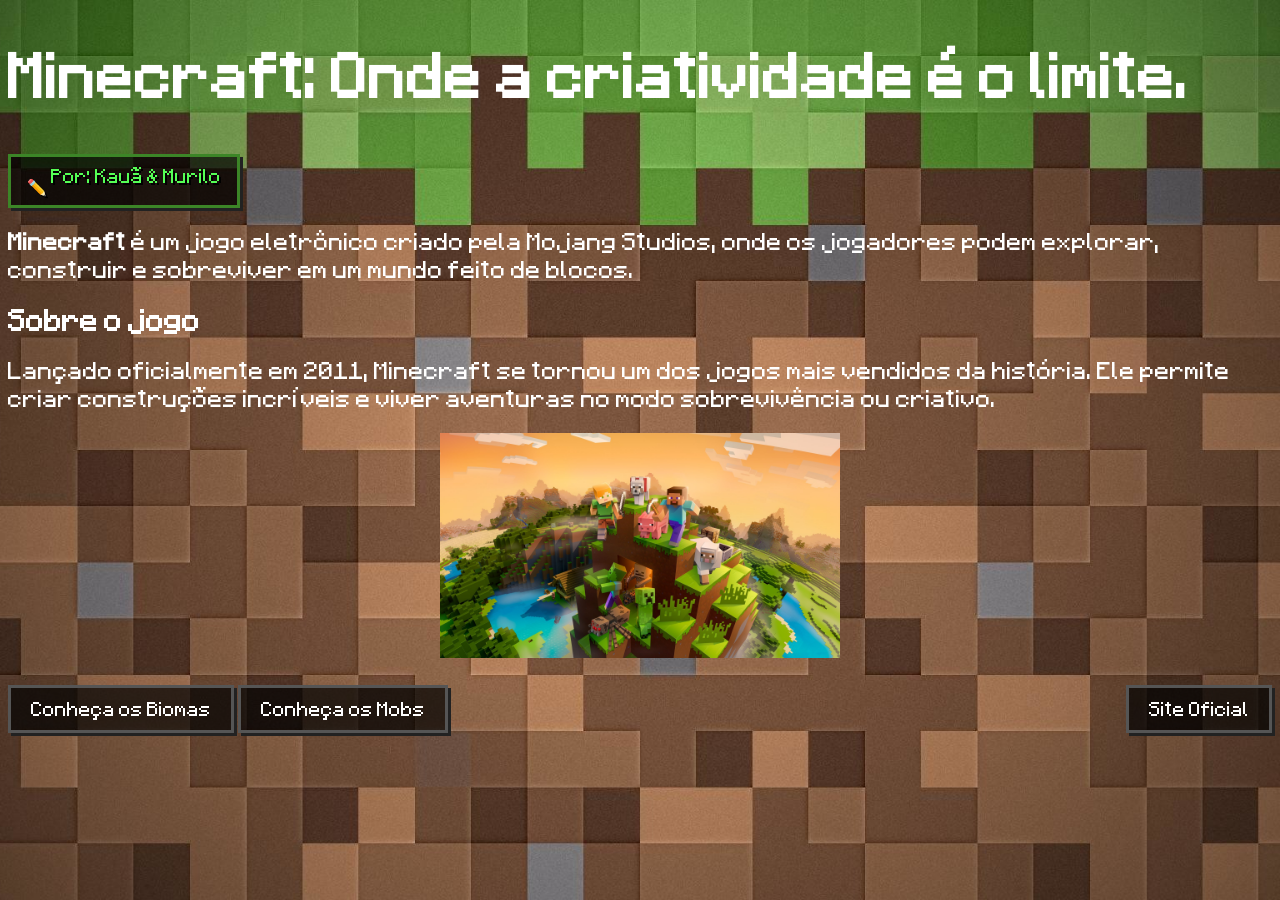
<file: index.html>
<!DOCTYPE html>
<html lang="pt-br">

<head>
    <meta charset="UTF-8">
    <meta name="viewport" content="width=device-width, initial-scale=1.0">
    <title>Minecraft</title>
    <style>
        @font-face {
            font-family: "Minecraftia";
            src: url("minecraft/Minecraftia.ttf") format("truetype");
        }

        h1 {
            font-size: 50px;
        }

        p {
            font-size: 20px;
        }


        body {
            font-family: "Minecraftia";
            background-color: #1e1e1e;
            color: white;
            background-image: url("minecraft/mineback.png");
            background-size: cover;
            /* cobre a tela toda */
            background-position: center;
            /* centraliza */
            background-repeat: no-repeat;
            /* não repete */
            background-attachment: fixed;
            /* deixa fixa */
        }

        a {
            color: black;
        }

        .menu-links {
            display: flex;
            justify-content: space-between;
            margin-top: 40px;
        }

        /* estilo minecraft */
        .menu-links a {
            background-color: rgba(0, 0, 0, 0.7);
            color: white;
            padding: 10px 20px;
            text-decoration: none;
            border: 3px solid #555;
            box-shadow:
                3px 3px 0 #222;
            /* sombra quadrada estilo pixel */
            transition: 0.1s;
        }

        /* efeito ao passar o mouse */
        .menu-links a:hover {
            background-color: rgba(0, 0, 0, 0.9);
            transform: translate(2px, 2px);
            box-shadow:
                1px 1px 0 #222;
        }

        .header {
            display: flex;
            align-items: center;
            justify-content: space-between;
            flex-wrap: wrap;
            gap: 10px;
        }

        .autores {
            background-color: rgba(0, 0, 0, 0.7);
            border: 3px solid #3c8527;
            padding: 8px 16px;
            font-size: 16px;
            color: #55ff55;
            text-shadow: 2px 2px 0px black;
            box-shadow: 3px 3px 0 #222;
            white-space: nowrap;
        }
        .autores a {
    color: #55ff55;
    text-decoration: none;
}
.autores a:hover {
    text-decoration: underline;
    cursor:pointer;
}
        .imagem-mine {
    width: 100%;
    max-width: 400px;
    height: auto;
    display: block;
    margin: auto;
}
        @media (max-width: 768px) {

    .menu-links {
        flex-direction: column;
        gap: 10px;
        align-items: center;
        display: flex;
        flex-wrap: wrap;
        justify-content: space-between;
    }

    .menu-links a {
        width: 80%;
        text-align: center;
        font-size: 14px;
        word-wrap: break-word;
    }

}
    </style>
</head>

<body>
    <div class="header">
        <h1>Minecraft: Onde a criatividade é o limite.</h1>
        <div class="autores">
    ✏️ Por: Kauã &amp; 
    <a href="https://github.com/abikomurilo12" target="_blank">Murilo</a>
</div>
    </div>

    <p>
        <strong>Minecraft</strong> é um jogo eletrônico criado pela Mojang Studios,
        onde os jogadores podem explorar, construir e sobreviver em um mundo feito de blocos.
    </p>

    <h2>Sobre o jogo</h2>
    <p>
        Lançado oficialmente em 2011, Minecraft se tornou um dos jogos mais vendidos
        da história. Ele permite criar construções incríveis e viver aventuras
        no modo sobrevivência ou criativo.
    </p>
    <img src="minecraft/mines.png" class="imagem-mine" alt="Imagem do Minecraft">
    <div class="menu-links">
        <div class="esquerda">
            <a href="minecraft/imagens-biomas/biomas.html">Conheça os Biomas</a>
            <a href="minecraft/imagens-mobs/mobs.html">Conheça os Mobs</a>
        </div>

        <div class="direita">
            <a href="https://www.minecraft.net/pt-br" target="_blank">
                Site Oficial
            </a>
        </div>
    </div>
<br><br><br><br><br><br><br>
</body>

</html>
</file>
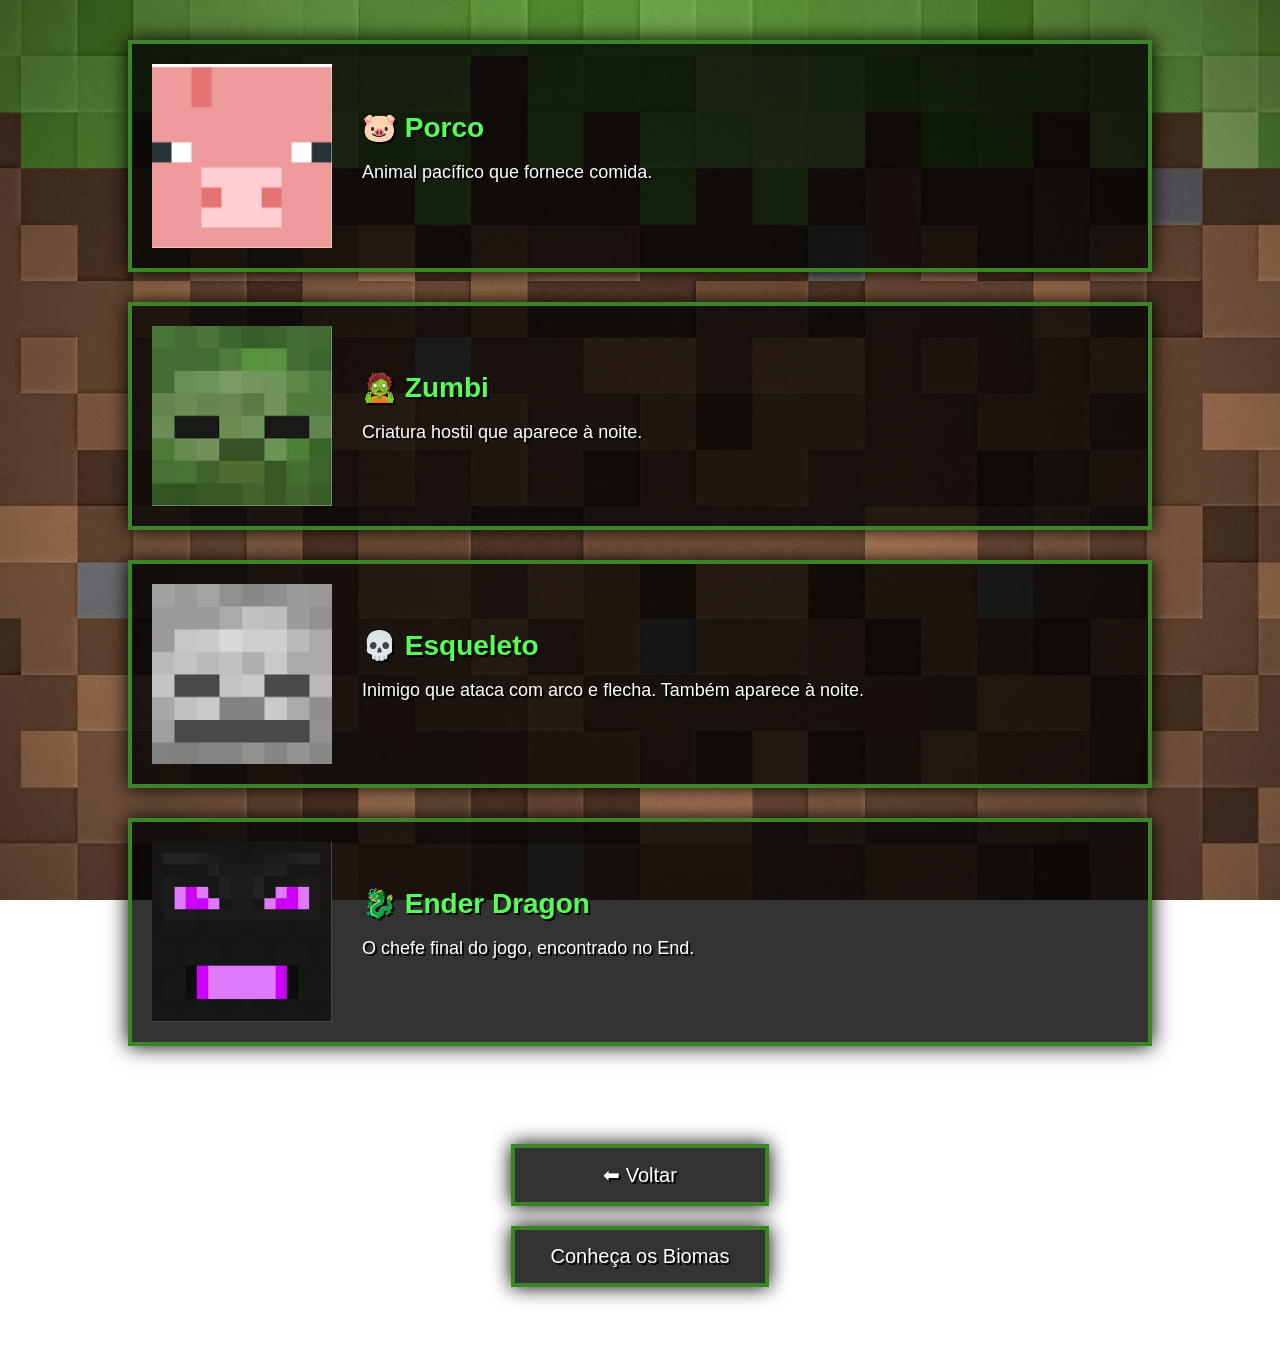
<file: minecraft/imagens-mobs/mobs.html>
<!DOCTYPE html>
<html lang="pt-br">

<head>
    <meta charset="UTF-8">
    <title>Mobs do Minecraft</title>

    <link href="https://fonts.cdnfonts.com/css/minecraft-4" rel="stylesheet">

    <style>
        body {
            margin: 0;
            font-family: 'Minecraft', sans-serif;
            background-image: url(fundo-minecraft-png.jpg);
            background-size: cover;
            background-position: center;
            background-attachment: fixed;
            color: white;
            text-shadow: 2px 2px 0px black;
        }

        /* Container principal */
        .container {
            width: 80%;
            margin: 40px auto;
        }

        /* Card */
        .card {
            display: flex;
            align-items: center;
            background-color: rgba(0, 0, 0, 0.8);
            border: 4px solid #3c8527;
            margin-bottom: 30px;
            padding: 20px;
            box-shadow: 0 0 20px black;
        }

        /* Imagem grande */
        .card img {
            width: 180px;
            margin-right: 30px;
        }

        /* Texto */
        .card-content {
            text-align: left;
        }

        .card-content h2 {
            margin: 0 0 10px 0;
            color: #55ff55;
            font-size: 28px;
        }

        .card-content p {
            font-size: 18px;
        }

        /* Container dos botões no final da página, centralizados */
        .botao-voltar {
            display: flex;
            flex-direction: column;
            /* empilha os links verticalmente */
            align-items: center;
            /* centraliza horizontalmente */
            gap: 20px;
            /* espaço entre os links */
            margin: 40px 0 60px 0;
            /* espaço acima e abaixo */
        }

        /* Estilo dos links para parecerem cards */
        .botao-voltar a {
            display: flex;
            align-items: center;
            justify-content: center;
            width: 220px;
            /* largura uniforme */
            padding: 15px;
            background-color: rgba(0, 0, 0, 0.8);
            color: white;
            text-decoration: none;
            border: 4px solid #3c8527;
            box-shadow: 0 0 20px black;
            font-family: 'Minecraft', sans-serif;
            font-size: 20px;
            text-align: center;
            transition: transform 0.2s;
        }

        /* Efeito hover igual aos cards */
        .botao-voltar a:hover {
            transform: scale(1.05);
        }
    </style>
</head>

<body>

    <div class="container">

        <div class="card">
            <img src="porco-head.png">
            <div class="card-content">
                <h2>🐷 Porco</h2>
                <p>Animal pacífico que fornece comida.</p>
            </div>
        </div>

        <div class="card">
            <img src="zombie-head.jpg">
            <div class="card-content">
                <h2>🧟 Zumbi</h2>
                <p>Criatura hostil que aparece à noite.</p>
            </div>
        </div>

        <div class="card">
            <img src="esqueleto-head.jpg">
            <div class="card-content">
                <h2>💀 Esqueleto</h2>
                <p>Inimigo que ataca com arco e flecha. Também aparece à noite.</p>
            </div>
        </div>

        <div class="card">
            <img src="ender-dragon.jpg">
            <div class="card-content">
                <h2>🐉 Ender Dragon</h2>
                <p>O chefe final do jogo, encontrado no End.</p>
            </div>
        </div>

    </div>
    <br />

    </div>
    <div class="botao-voltar">
        <a href="../../index.html">⬅ Voltar</a>
        <a href="../imagens-biomas/biomas.html">Conheça os Biomas</a>
    </div>

</body>

</html>
</file>
